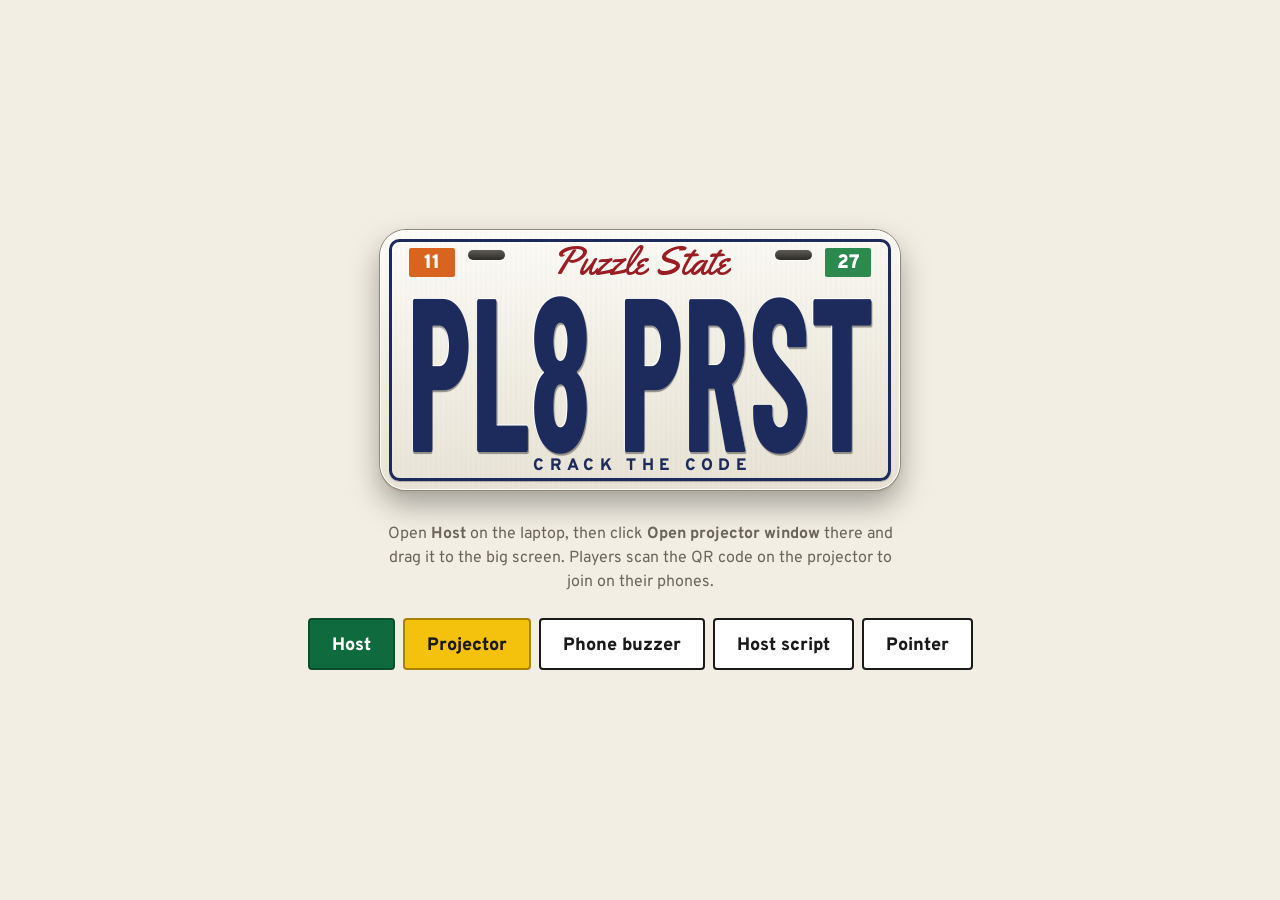
<file: index.html>
<!doctype html>
<html lang="en"><head><meta charset="utf-8"><meta name="viewport" content="width=device-width, initial-scale=1">
<title>Plate Pursuit</title><link rel="stylesheet" href="style.css?v=36"></head>
<body class="landing-page"><div class="landing"><div>
<div class="plate-wrap"><script src="mode.js?v=36"></script><script src="shared.js?v=36"></script><script>document.write(plateHTML('PL8 PRST', {bottom:'CRACK THE CODE'}))</script></div>
<p>Open <b>Host</b> on the laptop, then click <b>Open projector window</b> there and drag it to the big screen. Players scan the QR code on the projector to join on their phones.</p>
<div class="row"><a class="btn primary" href="host.html">Host</a><a class="btn gold" href="display.html">Projector</a><a class="btn" href="play.html">Phone buzzer</a><a class="btn" href="stage.html">Host script</a><a class="btn" href="pointer.html">Pointer</a></div>
</div></div></body></html>
</file>
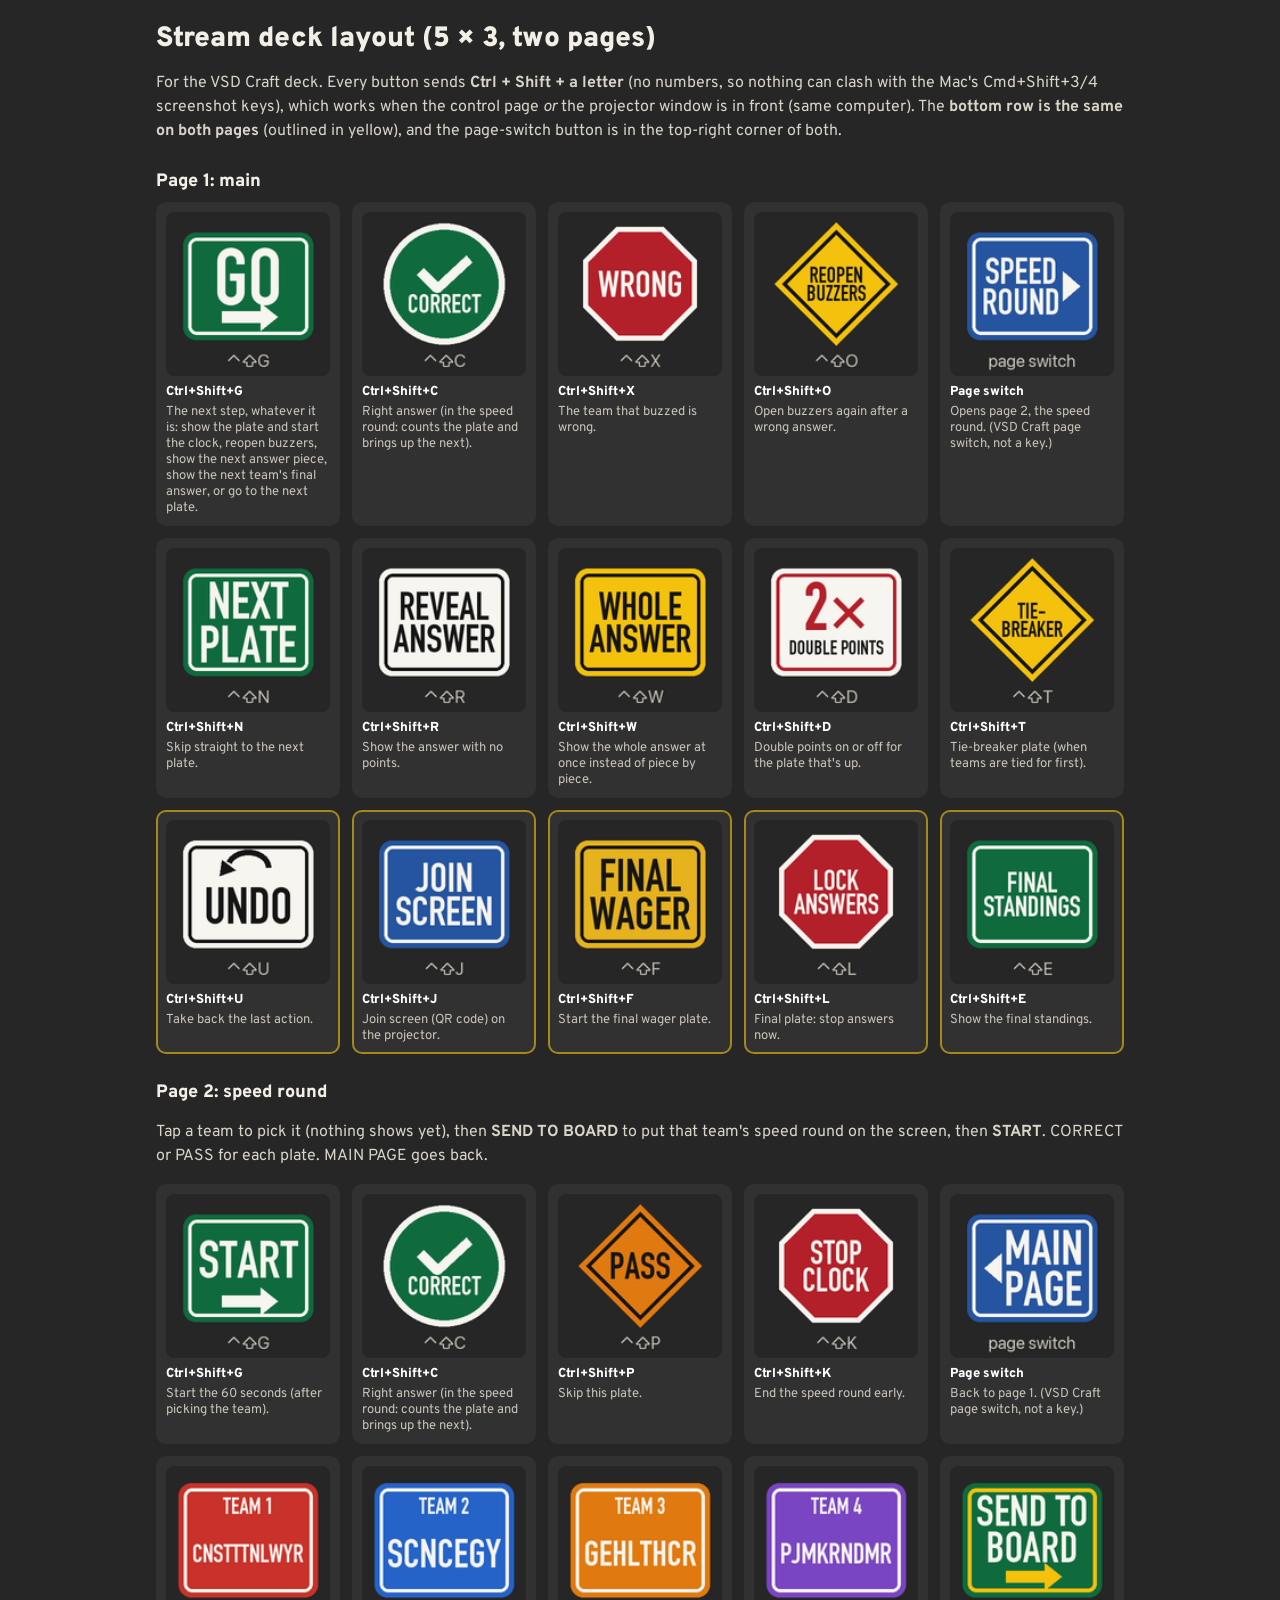
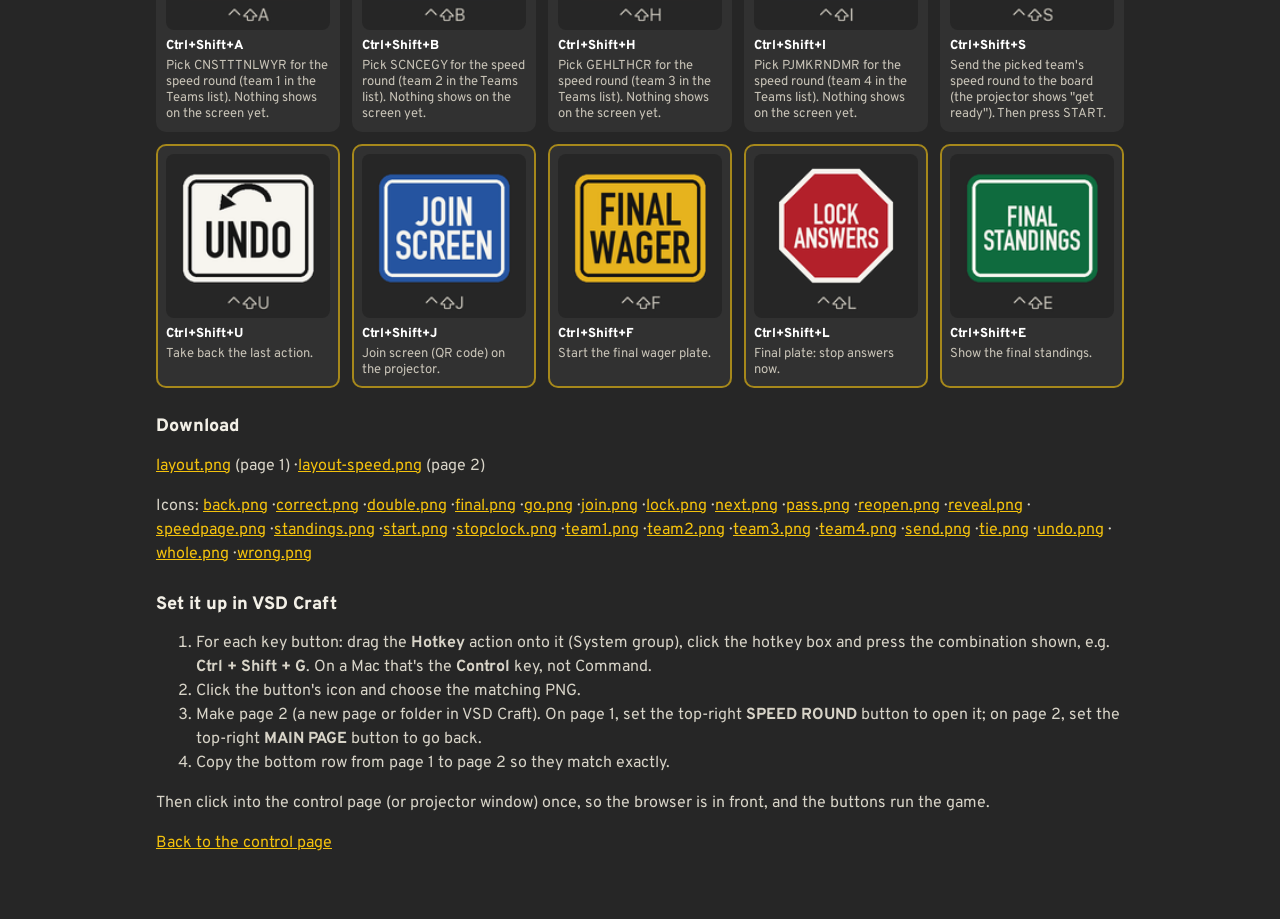
<file: deck/index.html>
<!doctype html>
<html lang="en"><head><meta charset="utf-8"><meta name="viewport" content="width=device-width, initial-scale=1">
<title>Plate Pursuit · Stream deck</title><link rel="stylesheet" href="../style.css?v=36">
<style>
body { background: var(--asphalt); color: #f2efe6; margin: 0; font-family: var(--font); }
main { max-width: 1000px; margin: 0 auto; padding: 24px 16px 48px; }
h1 { font: 900 28px/1.1 var(--font); margin: 0 0 6px; } h2 { font: 800 18px/1.2 var(--font); margin: 28px 0 10px; }
p, li { line-height: 1.5; color: #d8d4c8; } a { color: var(--yellow); }
.grid { display: grid; grid-template-columns: repeat(5, minmax(0, 1fr)); gap: 12px; }
@media (max-width: 760px) { .grid { grid-template-columns: repeat(3, minmax(0, 1fr)); } }
figure { margin: 0; background: rgba(255,255,255,.05); border-radius: 10px; padding: 10px; }
figure.shared { box-shadow: inset 0 0 0 2px rgba(244,194,13,.6); }
figure img { width: 100%; height: auto; display: block; border-radius: 8px; }
figcaption { display: grid; gap: 4px; margin-top: 8px; font-size: 13px; color: #c9c4b8; }
kbd { font: 800 13px var(--font); color: #fff; }
</style></head>
<body><main>
<h1>Stream deck layout (5 × 3, two pages)</h1>
<p>For the VSD Craft deck. Every button sends <b>Ctrl + Shift + a letter</b> (no numbers, so nothing can clash with the Mac's Cmd+Shift+3/4 screenshot keys), which works when the control page <i>or</i> the projector window is in front (same computer). The <b>bottom row is the same on both pages</b> (outlined in yellow), and the page-switch button is in the top-right corner of both.</p>
<h2>Page 1: main</h2><div class="grid"><figure class=""><img src="go.png" alt="" width="144" height="144"><figcaption><kbd>Ctrl+Shift+G</kbd><span>The next step, whatever it is: show the plate and start the clock, reopen buzzers, show the next answer piece, show the next team's final answer, or go to the next plate.</span></figcaption></figure><figure class=""><img src="correct.png" alt="" width="144" height="144"><figcaption><kbd>Ctrl+Shift+C</kbd><span>Right answer (in the speed round: counts the plate and brings up the next).</span></figcaption></figure><figure class=""><img src="wrong.png" alt="" width="144" height="144"><figcaption><kbd>Ctrl+Shift+X</kbd><span>The team that buzzed is wrong.</span></figcaption></figure><figure class=""><img src="reopen.png" alt="" width="144" height="144"><figcaption><kbd>Ctrl+Shift+O</kbd><span>Open buzzers again after a wrong answer.</span></figcaption></figure><figure class=""><img src="speedpage.png" alt="" width="144" height="144"><figcaption><kbd>Page switch</kbd><span>Opens page 2, the speed round. (VSD Craft page switch, not a key.)</span></figcaption></figure><figure class=""><img src="next.png" alt="" width="144" height="144"><figcaption><kbd>Ctrl+Shift+N</kbd><span>Skip straight to the next plate.</span></figcaption></figure><figure class=""><img src="reveal.png" alt="" width="144" height="144"><figcaption><kbd>Ctrl+Shift+R</kbd><span>Show the answer with no points.</span></figcaption></figure><figure class=""><img src="whole.png" alt="" width="144" height="144"><figcaption><kbd>Ctrl+Shift+W</kbd><span>Show the whole answer at once instead of piece by piece.</span></figcaption></figure><figure class=""><img src="double.png" alt="" width="144" height="144"><figcaption><kbd>Ctrl+Shift+D</kbd><span>Double points on or off for the plate that's up.</span></figcaption></figure><figure class=""><img src="tie.png" alt="" width="144" height="144"><figcaption><kbd>Ctrl+Shift+T</kbd><span>Tie-breaker plate (when teams are tied for first).</span></figcaption></figure><figure class="shared"><img src="undo.png" alt="" width="144" height="144"><figcaption><kbd>Ctrl+Shift+U</kbd><span>Take back the last action.</span></figcaption></figure><figure class="shared"><img src="join.png" alt="" width="144" height="144"><figcaption><kbd>Ctrl+Shift+J</kbd><span>Join screen (QR code) on the projector.</span></figcaption></figure><figure class="shared"><img src="final.png" alt="" width="144" height="144"><figcaption><kbd>Ctrl+Shift+F</kbd><span>Start the final wager plate.</span></figcaption></figure><figure class="shared"><img src="lock.png" alt="" width="144" height="144"><figcaption><kbd>Ctrl+Shift+L</kbd><span>Final plate: stop answers now.</span></figcaption></figure><figure class="shared"><img src="standings.png" alt="" width="144" height="144"><figcaption><kbd>Ctrl+Shift+E</kbd><span>Show the final standings.</span></figcaption></figure></div>
<h2>Page 2: speed round</h2>
<p>Tap a team to pick it (nothing shows yet), then <b>SEND TO BOARD</b> to put that team's speed round on the screen, then <b>START</b>. CORRECT or PASS for each plate. MAIN PAGE goes back.</p><div class="grid"><figure class=""><img src="start.png" alt="" width="144" height="144"><figcaption><kbd>Ctrl+Shift+G</kbd><span>Start the 60 seconds (after picking the team).</span></figcaption></figure><figure class=""><img src="correct.png" alt="" width="144" height="144"><figcaption><kbd>Ctrl+Shift+C</kbd><span>Right answer (in the speed round: counts the plate and brings up the next).</span></figcaption></figure><figure class=""><img src="pass.png" alt="" width="144" height="144"><figcaption><kbd>Ctrl+Shift+P</kbd><span>Skip this plate.</span></figcaption></figure><figure class=""><img src="stopclock.png" alt="" width="144" height="144"><figcaption><kbd>Ctrl+Shift+K</kbd><span>End the speed round early.</span></figcaption></figure><figure class=""><img src="back.png" alt="" width="144" height="144"><figcaption><kbd>Page switch</kbd><span>Back to page 1. (VSD Craft page switch, not a key.)</span></figcaption></figure><figure class=""><img src="team1.png?v=2" alt="" width="144" height="144"><figcaption><kbd>Ctrl+Shift+A</kbd><span>Pick CNSTTTNLWYR for the speed round (team 1 in the Teams list). Nothing shows on the screen yet.</span></figcaption></figure><figure class=""><img src="team2.png?v=2" alt="" width="144" height="144"><figcaption><kbd>Ctrl+Shift+B</kbd><span>Pick SCNCEGY for the speed round (team 2 in the Teams list). Nothing shows on the screen yet.</span></figcaption></figure><figure class=""><img src="team3.png?v=2" alt="" width="144" height="144"><figcaption><kbd>Ctrl+Shift+H</kbd><span>Pick GEHLTHCR for the speed round (team 3 in the Teams list). Nothing shows on the screen yet.</span></figcaption></figure><figure class=""><img src="team4.png?v=2" alt="" width="144" height="144"><figcaption><kbd>Ctrl+Shift+I</kbd><span>Pick PJMKRNDMR for the speed round (team 4 in the Teams list). Nothing shows on the screen yet.</span></figcaption></figure><figure class=""><img src="send.png" alt="" width="144" height="144"><figcaption><kbd>Ctrl+Shift+S</kbd><span>Send the picked team's speed round to the board (the projector shows "get ready"). Then press START.</span></figcaption></figure><figure class="shared"><img src="undo.png" alt="" width="144" height="144"><figcaption><kbd>Ctrl+Shift+U</kbd><span>Take back the last action.</span></figcaption></figure><figure class="shared"><img src="join.png" alt="" width="144" height="144"><figcaption><kbd>Ctrl+Shift+J</kbd><span>Join screen (QR code) on the projector.</span></figcaption></figure><figure class="shared"><img src="final.png" alt="" width="144" height="144"><figcaption><kbd>Ctrl+Shift+F</kbd><span>Start the final wager plate.</span></figcaption></figure><figure class="shared"><img src="lock.png" alt="" width="144" height="144"><figcaption><kbd>Ctrl+Shift+L</kbd><span>Final plate: stop answers now.</span></figcaption></figure><figure class="shared"><img src="standings.png" alt="" width="144" height="144"><figcaption><kbd>Ctrl+Shift+E</kbd><span>Show the final standings.</span></figcaption></figure></div>
<h2>Download</h2>
<p><a href="layout.png" download>layout.png</a> (page 1) · <a href="layout-speed.png" download>layout-speed.png</a> (page 2)</p>
<p>Icons: <a href="back.png" download>back.png</a> · <a href="correct.png" download>correct.png</a> · <a href="double.png" download>double.png</a> · <a href="final.png" download>final.png</a> · <a href="go.png" download>go.png</a> · <a href="join.png" download>join.png</a> · <a href="lock.png" download>lock.png</a> · <a href="next.png" download>next.png</a> · <a href="pass.png" download>pass.png</a> · <a href="reopen.png" download>reopen.png</a> · <a href="reveal.png" download>reveal.png</a> · <a href="speedpage.png" download>speedpage.png</a> · <a href="standings.png" download>standings.png</a> · <a href="start.png" download>start.png</a> · <a href="stopclock.png" download>stopclock.png</a> · <a href="team1.png" download>team1.png</a> · <a href="team2.png" download>team2.png</a> · <a href="team3.png" download>team3.png</a> · <a href="team4.png" download>team4.png</a> · <a href="send.png" download>send.png</a> · <a href="tie.png" download>tie.png</a> · <a href="undo.png" download>undo.png</a> · <a href="whole.png" download>whole.png</a> · <a href="wrong.png" download>wrong.png</a></p>
<h2>Set it up in VSD Craft</h2>
<ol>
<li>For each key button: drag the <b>Hotkey</b> action onto it (System group), click the hotkey box and press the combination shown, e.g. <b>Ctrl + Shift + G</b>. On a Mac that's the <b>Control</b> key, not Command.</li>
<li>Click the button's icon and choose the matching PNG.</li>
<li>Make page 2 (a new page or folder in VSD Craft). On page 1, set the top-right <b>SPEED ROUND</b> button to open it; on page 2, set the top-right <b>MAIN PAGE</b> button to go back.</li>
<li>Copy the bottom row from page 1 to page 2 so they match exactly.</li>
</ol>
<p>Then click into the control page (or projector window) once, so the browser is in front, and the buttons run the game.</p>
<p><a href="../host.html">Back to the control page</a></p>
</main></body></html>
</file>
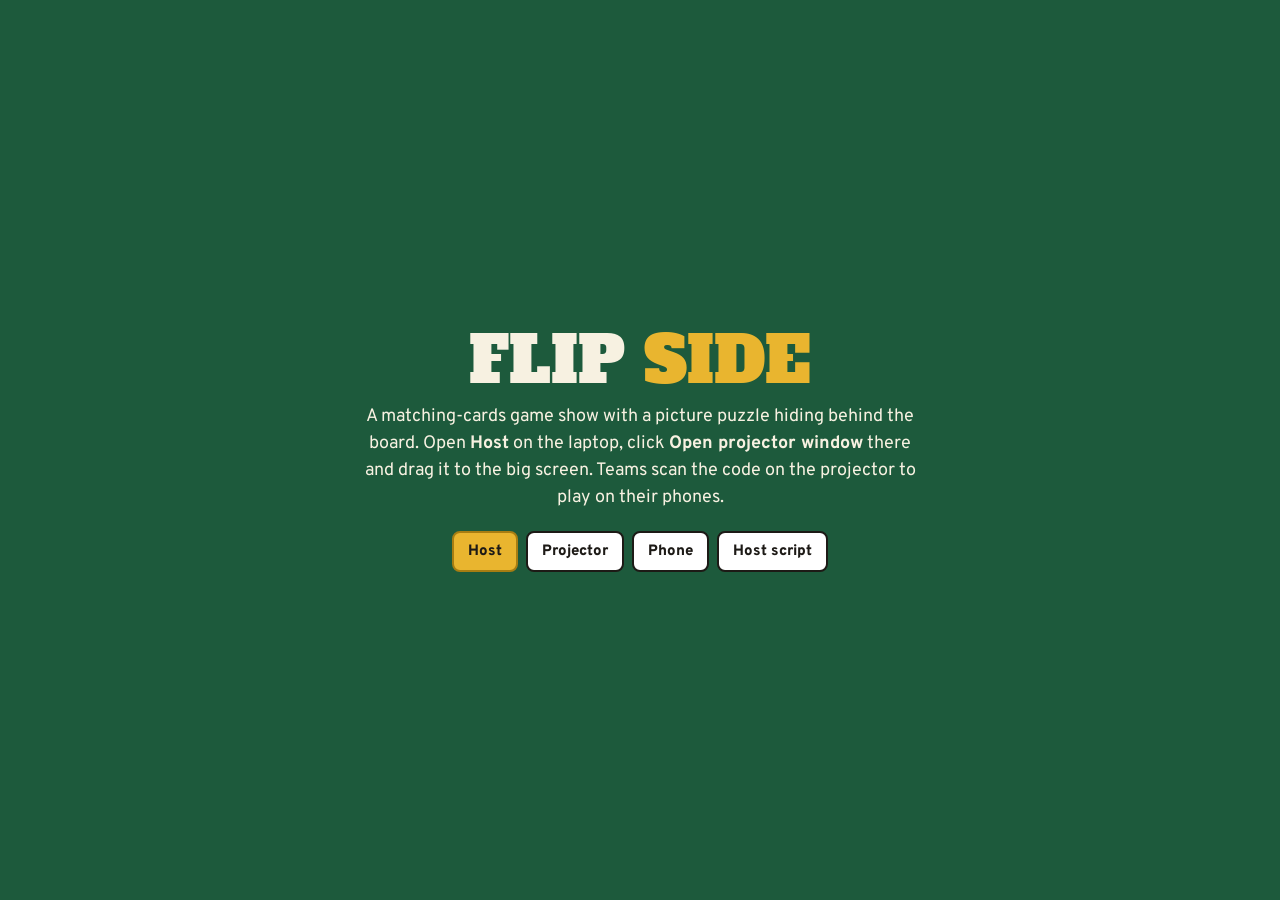
<file: flip-side/index.html>
<!doctype html>
<html lang="en">
<head><meta charset="utf-8"><meta name="viewport" content="width=device-width, initial-scale=1">
<title>Flip Side</title><link rel="stylesheet" href="style.css?v=7"></head>
<body class="landing-page"><div>
<h1>FLIP <b>SIDE</b></h1>
<p>A matching-cards game show with a picture puzzle hiding behind the board. Open <b>Host</b> on the laptop, click <b>Open projector window</b> there and drag it to the big screen. Teams scan the code on the projector to play on their phones.</p>
<div class="row"><a class="btn gold" href="host.html">Host</a><a class="btn" href="display.html">Projector</a><a class="btn" href="play.html">Phone</a><a class="btn" href="stage.html">Host script</a></div>
</div></body></html>
</file>
<file: style.css>
@import url('https://fonts.googleapis.com/css2?family=Barlow+Condensed:wght@600;700&family=Overpass:wght@400;600;800;900&family=Yellowtail&display=swap');

/* Road-sign palette: asphalt, interstate green, lane-paint yellow, regulatory white. */
:root {
  --asphalt: #262626;
  --green: #0f6b3e;
  --green-dark: #0a4f2d;
  --yellow: #f4c20d;
  --white: #f7f5ef;
  --black: #151515;
  --red: #b3202a;
  --paper: #f2eee3;
  --rule: #cbc3ae;
  --ink: #1a1a1a;
  --muted: #6b665a;
  --plate-ink: #1d2b5c;
  --plate-red: #9a1d24;
  --font: Overpass, 'Helvetica Neue', Arial, sans-serif;
}
* { box-sizing: border-box; }
html, body { margin: 0; font-family: var(--font); }
button { font: inherit; cursor: pointer; }

/* ---------- the license plate ----------
   Everything inside is sized in container units, so a plate looks the same
   at 280px on the host page or 1200px on the projector. */
.plate {
  container-type: size;
  position: relative;
  width: 100%;
  aspect-ratio: 2 / 1;
  border-radius: 5% / 10%;
  background: var(--plate-bg,
    repeating-linear-gradient(90deg, rgba(0,0,0,.012) 0 2px, transparent 2px 5px),
    linear-gradient(176deg, #fdfcf8 0%, #f1eee4 48%, #e6e1d3 100%));
  box-shadow: inset 0 0 0 1px #fff, 0 0 0 1px #8e897b, 0 3px 0 #b3ad9c, 0 14px 30px rgba(0,0,0,.35);
  color: var(--plate-ink);
  overflow: hidden;
  user-select: none;
}
/* stamped, painted rim */
.plate::before {
  content: ''; position: absolute; inset: 3.4cqh 1.7cqw; border-radius: 4cqh;
  border: 1.3cqh solid var(--plate-ink);
  box-shadow: 0 .5cqh 0 rgba(255,255,255,.8) inset, 0 .4cqh .3cqh rgba(0,0,0,.25);
}
.slot { position: absolute; top: 7.5cqh; width: 7cqw; height: 4.2cqh; border-radius: 2.1cqh;
  background: linear-gradient(#5f5c55, #2d2b27); box-shadow: 0 .4cqh 0 rgba(255,255,255,.9); }
.slot.l { left: 17cqw; } .slot.r { right: 17cqw; }
.sticker { position: absolute; top: 7cqh; width: 9cqw; height: 11cqh; display: grid; place-items: center;
  font: 900 7.5cqh/1 var(--font); color: #fff; border-radius: .8cqh; padding-top: .8cqh; }
.sticker.l { left: 5.5cqw; background: #d8641f; }
.sticker.r { right: 5.5cqw; background: #2d8a4e; }
.plate-top { position: absolute; top: 4.5cqh; left: 0; right: 0; text-align: center;
  font: 15cqh/1 Yellowtail, cursive; color: var(--plate-red); }
.plate-text { position: absolute; left: 0; right: 0; top: 21cqh; height: 62cqh;
  display: flex; align-items: center; justify-content: center; }
.plate-text span { display: inline-block; white-space: pre; transform-origin: center;
  font: 700 var(--serial, 84cqh)/.78 'Barlow Condensed', 'Arial Narrow', sans-serif;
  text-shadow: -.35cqh -.35cqh 0 rgba(255,255,255,.95), .45cqh .6cqh .35cqh rgba(0,0,0,.38); }
.plate-bottom { position: absolute; bottom: 6cqh; left: 0; right: 0; text-align: center;
  font: 800 6.4cqh/1 var(--font); letter-spacing: .32em; text-indent: .32em; }
.plate.covered .plate-text span { color: #c9c3b3; text-shadow: -.35cqh -.35cqh 0 #fff, .3cqh .4cqh .2cqh rgba(0,0,0,.15); }

/* ---------- road signs (shared) ---------- */
.sign { border-radius: 1.2vh; padding: .55em .9em .4em; box-shadow: inset 0 0 0 .35vh var(--sign-bg), inset 0 0 0 .7vh currentColor; }
.sign.green { --sign-bg: var(--green); background: var(--green); color: #fff; }
.sign.white { --sign-bg: var(--white); background: var(--white); color: var(--black); }
.sign.yellow { --sign-bg: var(--yellow); background: var(--yellow); color: var(--black); }

/* ---------- projector ---------- */
body.display-page { background: var(--asphalt); }
.display { height: 100vh; overflow: hidden; display: grid; grid-template-rows: auto 1fr auto; color: #fff;
  background-color: var(--asphalt);
  background-image: url("data:image/svg+xml,%3Csvg xmlns='http://www.w3.org/2000/svg' width='160' height='160'%3E%3Cfilter id='n'%3E%3CfeTurbulence type='fractalNoise' baseFrequency='.9' numOctaves='3'/%3E%3CfeColorMatrix values='0 0 0 0 1 0 0 0 0 1 0 0 0 0 1 0 0 0 .07 0'/%3E%3C/filter%3E%3Crect width='160' height='160' filter='url(%23n)'/%3E%3C/svg%3E"); }
.d-head { display: flex; justify-content: space-between; align-items: flex-start; padding: 2.4vh 2.4vw 0; }
.d-title { font: 900 3.4vh/1 var(--font); letter-spacing: .04em; }
.d-round { font: 800 2.4vh/1 var(--font); text-transform: uppercase; letter-spacing: .06em; }
.d-round:empty { display: none; }
.d-stage { display: flex; flex-direction: column; align-items: center; justify-content: center; gap: 2.6vh; padding: 0 4vw; }
.d-plate { width: min(64vw, 100vh); }
.d-q { text-align: center; }
.d-q .count { font: 600 2.2vh/1 var(--font); color: #bdb8ab; letter-spacing: .12em; text-transform: uppercase; }
.d-q .q { font: 800 5vh/1.1 var(--font); margin-top: .8vh; }
.d-under { min-height: 15vh; display: flex; align-items: center; justify-content: center; gap: 3vw; }
.d-answer { font: 900 7.5vh/1 var(--font); color: var(--yellow); text-align: center; }
.d-result { font: 800 3.6vh/1 var(--font); color: #fff; margin-top: 1.4vh; text-align: center; }

/* points as a speed-limit sign */
.limit { background: var(--white); color: var(--black); width: 18vh; padding: 1.4vh 0 1.2vh; text-align: center; border-radius: 1.2vh;
  box-shadow: inset 0 0 0 .5vh var(--white), inset 0 0 0 .9vh var(--black); }
.limit .t { font: 900 1.9vh/1.05 var(--font); letter-spacing: .04em; }
.limit .n { font: 900 7.6vh/1 var(--font); font-variant-numeric: tabular-nums; margin-top: .8vh; }
.lane { display: flex; gap: 1.1vw; }
.lane i { width: 2.6vw; height: 1.4vh; background: var(--yellow); transition: opacity .2s; }
.lane i.off { opacity: .12; }

.d-banner { position: fixed; inset: 0; display: grid; place-items: center; background: rgba(20,20,20,.55); transition: opacity .2s; }
.d-banner.hide { opacity: 0; pointer-events: none; }
.d-banner .sign { font: 900 11vh/1 var(--font); padding: 3.4vh 5vw 2.6vh; border-radius: 2vh; text-align: center;
  box-shadow: inset 0 0 0 1vh var(--yellow), inset 0 0 0 1.8vh var(--black), 0 2vh 5vh rgba(0,0,0,.5); }
.d-banner small { display: block; font: 800 2.6vh/1 var(--font); letter-spacing: .14em; margin-bottom: 1.4vh; }

.d-teams { display: flex; justify-content: center; gap: 1.4vw; padding: 2vh 2.4vw 2.6vh; }
.d-team { flex: 1; max-width: 24vw; text-align: center; padding: 1.6vh 1vw 1.1vh; transition: opacity .2s; }
.d-team .n { font: 800 2.7vh/1.1 var(--font); white-space: nowrap; overflow: hidden; text-overflow: ellipsis; }
.d-team .s { font: 900 6vh/1.05 var(--font); font-variant-numeric: tabular-nums; }
.sign.d-team { --sign-bg: var(--team, var(--green)); background: var(--sign-bg); }
.sign.d-team.buzzed { --sign-bg: var(--yellow); background: var(--yellow); color: var(--black); }
.d-team.out { opacity: .3; }
.d-team.active { outline: .6vh solid var(--yellow); outline-offset: .5vh; }

.d-lobby { display: flex; flex-direction: column; align-items: center; gap: 4vh; }
.d-lobby .d-plate { width: min(56vw, 90vh); }
.d-join { display: flex; gap: 2.4vw; align-items: stretch; }
.d-join #qr { background: #fff; padding: 1.4vh; border-radius: 1vh; line-height: 0; }
.d-join #qr img, .d-join #qr canvas { width: 20vh !important; height: 20vh !important; }
.d-join .sign { display: flex; flex-direction: column; justify-content: center; padding: 2vh 2.4vw; }
.d-join .k { font: 800 2.4vh/1 var(--font); letter-spacing: .1em; text-transform: uppercase; }
.d-join .u { font: 900 4.4vh/1.1 var(--font); margin: 1.2vh 0; }
.d-join .j { font: 600 2.4vh/1 var(--font); }

.d-clock { font: 900 12vh/1 var(--font); font-variant-numeric: tabular-nums; min-width: 24vh; text-align: center; padding: 1.8vh 2vw .8vh; }
.d-clock.low { color: var(--red); }
.d-speed-count { font: 800 4.4vh/1 var(--font); }
.d-speed-count b { color: var(--yellow); font-size: 1.6em; }

.d-board { width: min(64vw, 100vh); padding: 3vh 3vw 2vh; border-radius: 2vh; box-shadow: inset 0 0 0 .6vh var(--green), inset 0 0 0 1.2vh #fff; }
.d-board .h { font: 900 3vh/1 var(--font); letter-spacing: .14em; text-align: center; margin-bottom: 2vh; }
.d-board .rank { display: flex; justify-content: space-between; gap: 3vw; font: 800 5vh/1.15 var(--font); padding: 1.2vh 0 .8vh; border-top: .3vh solid rgba(255,255,255,.35); }
.d-board .rank span:first-child { overflow: hidden; text-overflow: ellipsis; white-space: nowrap; }
.d-board .rank.top { color: var(--yellow); font-size: 6.4vh; }

.unlock { position: fixed; inset: 0; display: grid; place-items: center; background: rgba(0,0,0,.7); z-index: 10; cursor: pointer; }
.unlock .sign { font: 900 3.6vh/1.2 var(--font); padding: 4vh 4vw; text-align: center; }
.unlock small { display: block; font: 600 2.2vh/1.3 var(--font); margin-top: 1.4vh; }
.conn { position: fixed; top: 1vh; left: 50%; transform: translateX(-50%); max-width: 60vw; text-align: center; font-size: 1.6vh; color: #bbb; }
.conn:empty { display: none; }

@keyframes plateIn { from { transform: translateY(-6vh); opacity: 0; } to { transform: none; opacity: 1; } }
.d-plate.enter { animation: plateIn .35s ease-out; }
/* Game animations run even with the Mac's Reduce Motion setting on (the host asked for that), so there's no reduced-motion block. */
@keyframes lobbyFloat { from { transform: translateY(-.8vh) rotate(-.6deg); } to { transform: translateY(.8vh) rotate(.6deg); } }
.d-lobby > .d-plate { animation: lobbyFloat 2.6s ease-in-out infinite alternate; }
@keyframes buzzPulse { from { transform: scale(1); } to { transform: scale(1.07); } }
.sign.d-team.buzzed { animation: buzzPulse .45s ease-in-out infinite alternate; }
.d-team { position: relative; }
@keyframes scorePop { 0% { transform: scale(1); } 35% { transform: scale(1.35); } 100% { transform: scale(1); } }
.d-team.bump .s { animation: scorePop .6s ease-out; }
@keyframes deltaUp { 0% { transform: translate(-50%, 0) scale(.6); opacity: 0; } 15% { transform: translate(-50%, -2vh) scale(1.15); opacity: 1; } 75% { opacity: 1; } 100% { transform: translate(-50%, -9vh) scale(1); opacity: 0; } }
.d-team .delta { position: absolute; left: 50%; top: -1vh; font: 900 5vh/1 var(--font); color: var(--yellow); text-shadow: 0 .4vh 0 #000, 0 0 2vh rgba(0,0,0,.6); pointer-events: none; animation: deltaUp 1.5s ease-out forwards; white-space: nowrap; }
.d-team.bump.down .delta { color: #ff8f8f; }
@keyframes honk { 0% { transform: scale(1); } 25% { transform: scale(1.06); } 50% { transform: scale(.98); } 100% { transform: scale(1); } }
.d-plate.fx-honk { animation: honk .45s ease-out; }
@keyframes shake { 0%, 100% { transform: translateX(0); } 15% { transform: translateX(-3vw) rotate(-2deg); } 30% { transform: translateX(2.6vw) rotate(1.6deg); } 45% { transform: translateX(-2vw) rotate(-1deg); } 60% { transform: translateX(1.4vw); } 75% { transform: translateX(-.8vw); } }
.d-plate.fx-shake { animation: shake .6s ease-out; }
@keyframes glow { 0% { filter: none; transform: scale(1); } 30% { filter: drop-shadow(0 0 4vh #f4c20d) brightness(1.15); transform: scale(1.05); } 100% { filter: none; transform: scale(1); } }
.d-plate.fx-glow { animation: glow 1s ease-out; }
@keyframes pop { 0% { transform: scale(.85); } 50% { transform: scale(1.12); } 100% { transform: scale(1); } }
.d-answer.fx-pop { animation: pop .4s ease-out; }
@keyframes flashOut { from { opacity: .55; } to { opacity: 0; } }
.fx-flash { position: fixed; inset: 0; z-index: 20; pointer-events: none; animation: flashOut .6s ease-out forwards; }
.fx-confetti { position: fixed; inset: 0; overflow: hidden; pointer-events: none; z-index: 30; }
.fx-confetti i { position: absolute; width: 1vw; height: 1.7vh; border-radius: .2vh; opacity: 0; animation: confetti 3s cubic-bezier(.2,.6,.4,1) forwards; }
@keyframes confetti { 0% { transform: translate(0, 0) rotate(0); opacity: 1; } 25% { transform: translate(calc(var(--dx) * .35), var(--up)) rotate(calc(var(--r) * .3)); opacity: 1; } 85% { opacity: 1; } 100% { transform: translate(var(--dx), var(--dy)) rotate(var(--r)); opacity: 0; } }

/* awards, before the final standings */
.d-awards { display: flex; flex-direction: column; align-items: center; gap: 3vh; width: 100%; }
.d-aw-h { font: 900 4.6vh/1 var(--font); letter-spacing: .18em; padding: 1.6vh 3vw 1.1vh; }
.d-aw-grid { display: grid; grid-template-columns: repeat(3, minmax(0, 1fr)); gap: 2.6vh 2vw; width: min(88vw, 150vh); }
.d-aw-grid.n1 { grid-template-columns: minmax(0, 32vw); justify-content: center; }
.d-aw-grid.n2, .d-aw-grid.n4 { grid-template-columns: repeat(2, minmax(0, 30vw)); justify-content: center; }
.d-award { text-align: center; padding: 2.4vh 1.4vw 2vh; min-height: 24vh; display: flex; flex-direction: column; justify-content: center; gap: .6vh; min-width: 0; }
.sign.d-award { --sign-bg: var(--team, var(--green)); background: var(--sign-bg); }
.d-award .ic { font: 900 6vh/1 var(--font); }
.d-award .t { font: 800 2.5vh/1.1 var(--font); letter-spacing: .12em; text-transform: uppercase; }
.d-award .who { font: 900 4.4vh/1.1 var(--font); white-space: nowrap; overflow: hidden; text-overflow: ellipsis; }
.d-award .d { font: 600 2.2vh/1.25 var(--font); opacity: .92; }
.sign.d-award.hid { --sign-bg: var(--white); background: var(--white); color: var(--black); opacity: .55; }
.d-award.hid .ic { font-size: 9vh; }
@keyframes awardIn { 0% { transform: perspective(80vh) rotateY(90deg) scale(.6); opacity: 0; } 55% { transform: perspective(80vh) rotateY(-12deg) scale(1.12); opacity: 1; } 100% { transform: none; } }
.d-award.new { animation: awardIn .9s ease-out .85s both; box-shadow: inset 0 0 0 .35vh var(--sign-bg), inset 0 0 0 .7vh currentColor, 0 0 5vh rgba(244,194,13,.7); }
@keyframes rankIn { from { transform: translateY(5vh); opacity: 0; } to { transform: none; opacity: 1; } }
.d-board .rank { animation: rankIn .5s ease-out both; animation-delay: calc(var(--i, 0) * .45s + .2s); }
@keyframes topGlow { from { text-shadow: 0 0 0 rgba(244,194,13,0); } to { text-shadow: 0 0 3vh rgba(244,194,13,.9); } }
.d-board .rank.top { animation: rankIn .6s ease-out both, topGlow .8s ease-in-out infinite alternate; animation-delay: calc(var(--i, 0) * .45s + .2s), calc(var(--i, 0) * .45s + .8s); }
@keyframes msgPop { 0% { transform: scale(.9); opacity: .4; } 60% { transform: scale(1.05); opacity: 1; } 100% { transform: none; } }
.p-msg.pop { animation: msgPop .35s ease-out; }

/* ---------- host (a plain clipboard page) ---------- */
body.host-page { background: var(--paper); color: var(--ink); }
.host { max-width: 1240px; margin: 0 auto; padding: 18px 20px 40px; display: grid; gap: 0 32px; grid-template-columns: 1.25fr 1fr; }
.host-head { grid-column: 1 / -1; display: flex; align-items: center; gap: 16px; flex-wrap: wrap; padding-bottom: 14px; border-bottom: 3px solid var(--ink); margin-bottom: 4px; }
.host-head .sign { font: 900 20px/1 var(--font); padding: 10px 14px 7px; border-radius: 6px; box-shadow: inset 0 0 0 2px var(--green), inset 0 0 0 4px #fff; }
.host-head .note { flex: 1; }
.card { padding: 16px 0 18px; border-bottom: 1px solid var(--rule); min-width: 0; }
.card h2 { margin: 0 0 12px; font: 900 13px/1 var(--font); letter-spacing: .12em; text-transform: uppercase; }
.card h2 .note { text-transform: none; letter-spacing: 0; font-weight: 400; }
.btn { background: #fff; color: var(--ink); border: 2px solid var(--ink); border-radius: 4px; padding: 9px 13px 7px; font-weight: 800; }
.btn:hover:not(:disabled) { background: #ebe6d8; }
.btn:active:not(:disabled) { transform: translateY(1px); }
.btn:disabled { opacity: .3; cursor: default; }
.btn.primary { background: var(--green); border-color: var(--green-dark); color: #fff; }
.btn.primary:hover:not(:disabled) { background: var(--green-dark); }
.btn.good { background: #1d7a3e; border-color: #135a2c; color: #fff; }
.btn.bad { background: var(--red); border-color: #82161d; color: #fff; }
.btn.gold { background: var(--yellow); border-color: #a88200; color: var(--ink); }
.btn kbd { font: 600 11px/1 ui-monospace, monospace; margin-left: 7px; padding: 1px 4px; border: 1px solid currentColor; border-radius: 3px; opacity: .75; }
.row { display: flex; gap: 8px; flex-wrap: wrap; align-items: center; }
.h-now { display: grid; grid-template-columns: 280px 1fr; gap: 20px; align-items: center; }
#hPlate { width: 100%; max-width: 280px; }
.h-answer { font: 900 30px/1.1 var(--font); }
.h-clue { color: var(--muted); margin-top: 4px; }
.h-status { margin-top: 10px; }
.h-big { font: 900 30px/1.2 var(--font); font-variant-numeric: tabular-nums; color: var(--green); }
.teams { display: grid; }
.team { display: grid; grid-template-columns: 34px 1fr auto auto; gap: 10px; align-items: center; padding: 8px 6px; border-top: 1px solid var(--rule); }
.team:first-child { border-top: 0; }
.team.buzzed { background: var(--yellow); }
.team.out { opacity: .4; }
.team .key { padding: 4px 0; }
.team input { background: transparent; border: 0; border-bottom: 1px dashed transparent; color: var(--ink); font: 800 16px var(--font); min-width: 0; width: 100%; padding: 2px 0; }
.team input:hover, .team input:focus { border-bottom-color: var(--muted); outline: none; }
.team .score { font: 900 24px/1 var(--font); min-width: 60px; text-align: right; font-variant-numeric: tabular-nums; }
.team .adj { display: flex; gap: 4px; }
.team .adj button { padding: 4px 8px 2px; font-size: 13px; border-width: 1px; }
.dot { display: inline-block; width: 7px; height: 7px; border-radius: 50%; background: #aaa29a; margin-right: 5px; vertical-align: 1px; }
.dot.on { background: #1d9a4a; }
.field { display: grid; gap: 4px; font-size: 13px; color: var(--muted); }
.field input, .text-in, textarea { background: #fff; color: var(--ink); border: 1px solid var(--rule); border-radius: 4px; padding: 8px; font: inherit; }
select.btn { padding: 8px; }
textarea { width: 100%; min-height: 240px; font: 13px/1.5 ui-monospace, monospace; }
.keys { font-size: 14px; color: var(--muted); columns: 2; line-height: 1.9; }
.keys kbd { font: 600 12px ui-monospace, monospace; color: var(--ink); border: 1px solid var(--ink); border-radius: 3px; padding: 0 5px; background: #fff; }
.wide { grid-column: 1 / -1; }
.note { font-size: 14px; color: var(--muted); }
.note b { color: var(--ink); }
.progress { font-size: 14px; color: var(--muted); }
code { background: #e6e0d0; padding: 1px 4px; border-radius: 3px; font-size: 13px; }
.pl { display: flex; gap: 12px; padding: 5px 6px; cursor: pointer; border-top: 1px solid #e3ddcd; }
.pl:hover { background: #e9e4d6; }
.pl.used { color: #a59f90; text-decoration: line-through; }
.pl.cur { background: var(--yellow); color: var(--ink); text-decoration: none; }
.pl-plate { font: 700 17px/1.1 'Barlow Condensed', sans-serif; letter-spacing: .06em; min-width: 92px; }
@media (max-width: 900px) { .host { grid-template-columns: 1fr; } .h-now { grid-template-columns: 1fr; } }

/* ---------- phone ---------- */
body.phone-page { background: var(--asphalt); color: #fff; }
.phone { min-height: 100svh; display: flex; flex-direction: column; padding: 16px; gap: 14px; text-align: center;
  user-select: none; -webkit-user-select: none; -webkit-touch-callout: none; }
.p-top { display: flex; justify-content: space-between; align-items: center; gap: 12px; }
.p-top .sign { font-size: 18px; border-radius: 6px; box-shadow: inset 0 0 0 2px var(--team, var(--green)), inset 0 0 0 4px #fff; padding: 10px 12px 7px; min-width: 0; }
.p-name { font-weight: 900; text-align: left; overflow: hidden; text-overflow: ellipsis; white-space: nowrap; }
.p-score { font: 900 30px/1 var(--font); color: var(--yellow); }
.p-msg { font-size: 18px; color: #c9c4b8; min-height: 54px; display: grid; place-items: center; }
.p-msg b { color: #fff; }
/* stop-sign buzzer: white octagon with a red octagon inside */
.p-buzz-wrap { flex: 1; display: grid; place-items: center; filter: drop-shadow(0 10px 18px rgba(0,0,0,.55)); }
.p-buzz { --oct: polygon(29.3% 0, 70.7% 0, 100% 29.3%, 100% 70.7%, 70.7% 100%, 29.3% 100%, 0 70.7%, 0 29.3%);
  width: min(80vw, 54svh); aspect-ratio: 1; border: 0; padding: 4%; background: #fff; clip-path: var(--oct);
  touch-action: manipulation; }
.p-buzz span { display: grid; place-items: center; width: 100%; height: 100%; clip-path: var(--oct); background: var(--team, var(--red));
  color: #fff; font: 900 15vw/1 var(--font); padding-top: 2%; }
.p-buzz:active:not(:disabled) { transform: scale(.97); }
.p-buzz:disabled { background: #8a8780; }
.p-buzz:disabled span { background: #4a4844; color: #8a8780; }
.p-buzz.mine { background: var(--black); }
.p-buzz.mine span { background: var(--yellow); color: var(--black); }
.p-plate { width: 100%; max-width: 420px; margin: 0 auto; }
.p-join { margin: auto 0; display: grid; gap: 14px; }
.p-join h1 { font: 900 26px/1 var(--font); margin: 8px 0 0; }
.p-join input { font: 800 22px var(--font); padding: 14px; border-radius: 6px; border: 3px solid var(--black); background: var(--white); color: var(--black); text-align: center; }
.p-join .btn { font-size: 20px; padding: 14px; }
.p-small { font-size: 13px; color: #a8a398; }
.p-small button { background: none; border: 0; color: #a8a398; text-decoration: underline; padding: 0; }

/* ---------- landing ---------- */
body.landing-page { background: var(--paper); color: var(--ink); }
.landing { min-height: 100vh; display: grid; place-items: center; text-align: center; padding: 24px; }
.landing .plate { width: min(520px, 90vw); margin: 0 auto 32px; }
.landing p { color: var(--muted); max-width: 520px; margin: 0 auto 24px; line-height: 1.5; }
.landing .row { justify-content: center; }
.landing a.btn { text-decoration: none; font-size: 18px; padding: 14px 22px 11px; }

.d-wifi { font: 600 2.2vh/1.3 var(--font); color: #bdb8ab; margin-top: -2vh; }
.d-join { max-width: 92vw; }
.d-join .sign { min-width: 0; }
.d-join .u { font-size: min(4.4vh, 2.6vw); overflow-wrap: anywhere; }
.d-wifi { max-width: 92vw; text-align: center; }

/* room code */
.room-code { font: 900 1.15em/1 var(--font); letter-spacing: .12em; }
.btn.mini { padding: 4px 8px 2px; font-size: 12px; border-width: 1px; margin-left: 4px; }
.d-join .k .room-code { color: var(--yellow); font-size: 1.6em; margin-left: .4em; vertical-align: -.1em; }
.room-form { min-height: 100svh; display: grid; place-content: center; gap: 16px; text-align: center; padding: 24px; background: var(--asphalt); color: #fff; font-family: var(--font); }
.room-form .sign { font: 900 22px/1 var(--font); justify-self: center; border-radius: 6px; box-shadow: inset 0 0 0 2px var(--green), inset 0 0 0 4px #fff; padding: 12px 16px 9px; }
.room-form p { color: #c9c4b8; max-width: 320px; margin: 0 auto; }
.room-form input { font: 900 44px/1 var(--font); letter-spacing: .3em; text-indent: .3em; text-align: center; text-transform: uppercase; width: 260px; justify-self: center;
  padding: 14px 10px 8px; border-radius: 6px; border: 3px solid var(--black); background: var(--white); color: var(--black); }
.room-form .btn { font-size: 20px; padding: 14px; width: 260px; justify-self: center; }
.p-status { min-height: 22px; font-size: 15px; font-weight: 600; color: #e9e4d8; line-height: 1.35; }
.p-status:empty { display: none; }
.p-status.bad { background: var(--yellow); color: var(--black); border-radius: 6px; padding: 10px 12px 8px; }
.p-join .btn:disabled { opacity: .7; }
.p-small .room-code { color: #fff; }

/* answer countdown: a yellow warning sign beside the points sign */
.limit.answer { --sign-bg: var(--yellow); background: var(--yellow); box-shadow: inset 0 0 0 .5vh var(--yellow), inset 0 0 0 .9vh var(--black); transition: opacity .2s; }
.limit.answer.idle { opacity: .25; }
.p-buzz.counting span { font-size: 30vw; }
.fin-table { border-collapse: collapse; margin-top: 8px; width: 100%; font-size: 15px; }
.fin-table td { padding: 6px 8px 5px 0; border-top: 1px solid var(--rule); vertical-align: middle; }
.fin-table tr.right td { background: #d9efdc; }
.fin-table tr.wrongrow td { background: #f4d8d6; }
.fin-table .score-cell { font: 900 18px/1 var(--font); text-align: right; }
.d-hint { font: 800 3.4vh/1.2 var(--font); color: #e9e4d8; }
.d-team .sub { font: 700 2.2vh/1.2 var(--font); margin-top: .4vh; white-space: nowrap; overflow: hidden; text-overflow: ellipsis; opacity: .9; }
.d-team .sub .plus { color: var(--yellow); }
.d-team .sub .minus { color: #ffb3b3; }
.d-team.buzzed .sub .plus, .d-team.buzzed .sub .minus { color: var(--black); }
.p-final { flex: 1; display: flex; flex-direction: column; justify-content: center; gap: 12px; max-width: 420px; width: 100%; margin: 0 auto; }
.p-final[hidden], .p-buzz-wrap[hidden] { display: none; }
.p-final input { font: 800 26px var(--font); padding: 14px; border-radius: 6px; border: 3px solid var(--black); background: var(--white); color: var(--black); text-align: center; }
.p-final .btn { font-size: 20px; padding: 14px; }
.p-label { font-size: 15px; color: #c9c4b8; }
.p-cd { font: 900 64px/1 var(--font); color: var(--yellow); font-variant-numeric: tabular-nums; }
.p-answer { font: 900 28px/1.2 var(--font); }
.p-result { font: 900 30px/1.2 var(--font); padding: 14px; border-radius: 8px; background: #3a3a3a; }
.p-result.good { background: #1d7a3e; }
.p-result.bad { background: var(--red); }
.d-board { width: min(76vw, 110vh); }
.d-board .tag { font-size: .42em; letter-spacing: .12em; vertical-align: .35em; margin-right: .8vw; background: var(--yellow); color: var(--black); padding: .5vh .7vw .2vh; border-radius: .6vh; }

/* ---------- team colours ---------- */
.p-top .sign.p-name { background: var(--team, var(--green)); }
.p-colors[hidden] { display: none; }
.p-colors { display: grid; gap: 8px; justify-items: center; }
.p-colors .sw { display: flex; flex-wrap: wrap; justify-content: center; gap: 10px; }
.p-colors .sw button { width: 44px; height: 44px; border-radius: 8px; border: 3px solid #fff; background: var(--team); cursor: pointer; }
.p-colors .sw button.on { outline: 3px solid var(--yellow); outline-offset: 3px; }
.p-colors .sw button:disabled { opacity: .2; border-color: transparent; cursor: default; }
.team .key { background: var(--team, var(--green)); border-color: rgba(0,0,0,.35); color: #fff; }
.team .key:disabled { opacity: .85; }
.color-sel { padding: 4px 6px 2px; font-size: 13px; border-width: 1px; border-left: 10px solid var(--team); text-transform: capitalize; }
.d-board .swatch { display: inline-block; width: .55em; height: .55em; border-radius: .12em; background: var(--team); box-shadow: 0 0 0 .08em #fff; margin-right: .5em; vertical-align: .05em; }

/* ---------- double-points plates ---------- */
.d-double { display: inline-block; background: var(--yellow); color: var(--black); padding: .3vh .8vw .05vh; border-radius: .6vh; margin-left: .8vw; letter-spacing: .08em; text-transform: uppercase; }
.plate.covered.double .plate-text span { color: var(--red); text-shadow: -.35cqh -.35cqh 0 #fff, .3cqh .4cqh .2cqh rgba(0,0,0,.2); }
.pl { align-items: center; }
.pl-ans { flex: 1; }
.pl-x2 { font: 800 12px/1 var(--font); padding: 4px 6px 2px; border: 1px solid #c9c2b0; border-radius: 4px; background: transparent; color: #a59f90; cursor: pointer; }
.pl-x2.on { background: var(--red); border-color: var(--red); color: #fff; }
.pl.used .pl-x2 { text-decoration: none; }
.h-double { display: inline-block; background: var(--red); color: #fff; font: 800 12px/1 var(--font); padding: 4px 7px 2px; border-radius: 4px; margin-left: 6px; letter-spacing: .06em; text-transform: uppercase; }

/* ---------- revealed answer: each piece of the plate and the words it makes share a colour ---------- */
.plate-text span.pc { display: inline; font: inherit; letter-spacing: inherit; transform: none; text-shadow: inherit; }
.d-answer .pc { color: var(--pc); }
.plate .pc { color: var(--pc); }
.pc.c0 { --pc: #e0412f; } .pc.c1 { --pc: #3b8cf0; } .pc.c2 { --pc: #2fae55; }
.pc.c3 { --pc: #f08a10; } .pc.c4 { --pc: #a865f0; } .pc.c5 { --pc: #ec5aa0; }
.plate .pc.c1 { --pc: #1f63c9; } .plate .pc.c2 { --pc: #188a3e; }

.d-hint-line { font: 700 3.4vh/1.2 var(--font); color: var(--yellow); margin-top: .6vh; }

.check { display: inline-flex; align-items: center; gap: 6px; font-weight: 700; cursor: pointer; }
.check input { width: 18px; height: 18px; accent-color: var(--green); }

/* ---------- answer revealed piece by piece ---------- */
.pc.hid { color: transparent !important; text-shadow: none; border-bottom: .45vh solid rgba(255,255,255,.45); }
/* ---------- final plate: one team's answer at a time ---------- */
.d-spot { text-align: center; padding: 1.2vh 2.4vw 1vh; margin-bottom: 1.6vh; --sign-bg: var(--team, var(--green)); background: var(--sign-bg); }
.d-spot .who { font: 800 2.6vh/1.1 var(--font); opacity: .9; }
.d-spot .what { font: 900 6vh/1.1 var(--font); }
.d-spot .bet { font: 800 2.6vh/1.2 var(--font); }
.d-spot .plus { color: var(--yellow); } .d-spot .minus { color: #ffd0d0; }
.fin-table tr.notyet td { opacity: .55; }
.crew { margin: -6px 0 10px; }

/* ---------- crew screens: host script (stage.html) and pointer (pointer.html) ---------- */
body.crew-page { background: var(--asphalt); color: #fff; min-height: 100vh; }
.crew-wrap, .pt-wrap { max-width: 1200px; margin: 0 auto; padding: 16px; display: grid; gap: 14px; }
.pt-wrap { max-width: 520px; }
.cr-top { display: flex; align-items: center; gap: 12px; }
.cr-title { font: 900 18px/1 var(--font); padding: 10px 14px 7px; border-radius: 6px; box-shadow: inset 0 0 0 2px var(--green), inset 0 0 0 4px #fff; }
.cr-meta { flex: 1; color: #bdb8ab; font: 700 16px/1.2 var(--font); text-transform: uppercase; letter-spacing: .06em; }
.cr-clock { font: 900 34px/1 var(--font); color: var(--yellow); font-variant-numeric: tabular-nums; }
.cr-buzz[hidden] { display: none; }
.cr-buzz { display: flex; align-items: center; justify-content: space-between; gap: 16px; background: var(--team, var(--green)); border-radius: 10px;
  padding: 14px 20px 10px; box-shadow: inset 0 0 0 4px var(--yellow); font: 900 44px/1.05 var(--font); }
.cr-buzz small { display: block; font-size: 15px; letter-spacing: .14em; opacity: .9; }
.cr-cd { font-size: 64px; color: var(--yellow); font-variant-numeric: tabular-nums; }
.cr-grid { display: grid; grid-template-columns: 1.4fr 1fr; gap: 14px; }
@media (max-width: 760px) { .cr-grid { grid-template-columns: 1fr; } }
.cr-card { background: rgba(255,255,255,.06); border-radius: 10px; padding: 14px 18px; }
.cr-card h2 { margin: 0 0 8px; font: 800 13px/1 var(--font); letter-spacing: .16em; text-transform: uppercase; color: #bdb8ab; }
.cr-say p { font: 700 clamp(22px, 3vw, 34px)/1.3 var(--font); margin: 0 0 14px; }
.cr-say .tname { color: #fff; background: var(--team, var(--green)); border-radius: 5px; padding: 1px 8px 0; }
.cr-check { color: var(--yellow); font-size: .8em; }
.cr-plate, .pt-plate { width: 100%; max-width: 360px; margin: 0 auto; }
.cr-ans { text-align: center; font: 800 24px/1.2 var(--font); color: var(--yellow); margin-top: 10px; }
.cr-hint { font-size: 15px; color: #bdb8ab; }
.cr-pieces { list-style: none; padding: 0; margin: 12px 0 0; display: grid; gap: 4px; }
.cr-pieces li { font: 800 20px/1.3 var(--font); padding: 4px 10px; border-radius: 6px; color: #8d887c; }
.cr-pieces li.done { opacity: .5; }
.cr-pieces li.next { background: rgba(255,255,255,.1); box-shadow: inset 4px 0 0 var(--yellow); }
.cr-pieces .pc, .pt-card .pc, .cr-say .pc { color: var(--pc, var(--yellow)); }
.cr-scores { display: flex; flex-wrap: wrap; gap: 10px; }
.cr-scores .d-team { flex: 1; min-width: 120px; max-width: none; padding: 10px 10px 6px; }
.cr-scores .d-team .n { font-size: 16px; } .cr-scores .d-team .s { font-size: 30px; }
.cr-conn { color: var(--yellow); font-size: 14px; text-align: center; }
.pt-card { background: rgba(255,255,255,.06); border-radius: 12px; padding: 18px; text-align: center; }
.pt-label { font: 700 16px/1.25 var(--font); color: #bdb8ab; }
.pt-piece { font: 700 96px/1 'Barlow Condensed', 'Arial Narrow', sans-serif; letter-spacing: .04em; margin: 6px 0 4px; }
.pt-means { font: 900 46px/1.1 var(--font); margin-top: 4px; color: var(--yellow); }
.pt-msg { font: 800 30px/1.2 var(--font); }
.pt-note { font: 600 17px/1.35 var(--font); color: #bdb8ab; margin-top: 12px; }

/* ---------- licence plate frame (chrome, with a line of text or a badge on top) ---------- */
.pframe { container-type: inline-size; padding: 0 2.4cqw; border-radius: 3.4cqw;
  background: linear-gradient(180deg, #f1f3f5 0%, #b9bec5 38%, #e3e6ea 52%, #9da3ab 100%);
  box-shadow: inset 0 0 0 .35cqw #6f757d, inset 0 .6cqw .4cqw rgba(255,255,255,.7), 0 1.6cqw 3.2cqw rgba(0,0,0,.45); }
.pframe .plate { box-shadow: 0 0 0 .3cqw #5d636b; }
.pf-top, .pf-bot { display: grid; place-items: center; color: #1d2126; text-transform: uppercase; white-space: nowrap; overflow: hidden;
  text-shadow: 0 .15cqw 0 rgba(255,255,255,.75); }
.pf-top { height: 7.6cqw; font: 900 3.9cqw/1 var(--font); letter-spacing: .06em; }
.pf-bot { height: 5cqw; font: 800 2.3cqw/1 var(--font); letter-spacing: .24em; color: #444a52; }
.pf-top img { height: 6.6cqw; width: auto; max-width: 92%; display: block; filter: drop-shadow(0 .3cqw .2cqw rgba(0,0,0,.35)); }
.d-plate:has(.pframe) { width: min(56vw, 86vh); }
.plate-top .pc { color: var(--pc); }
.plate-top .st-wait { color: var(--plate-ink); }

/* ---------- state plate designs (states.js) ---------- */
.plate-art { position: absolute; inset: 0; z-index: 0; pointer-events: none; }
.plate-art svg { width: 100%; height: 100%; display: block; }
.plate .plate-top, .plate .plate-text, .plate .plate-bottom { z-index: 1; }
.plate .slot, .plate .sticker { z-index: 2; }
.plate.look::before { border-color: var(--rim); z-index: 1; }
.plate.look .plate-top { color: var(--name-color); }
.plate.look .plate-bottom { color: var(--slogan-color); }
.plate.name-block .plate-top { font: 900 12cqh/1 var(--font); letter-spacing: .08em; text-transform: uppercase; top: 6cqh; }
.plate.name-serif .plate-top { font: 700 13cqh/1 Georgia, 'Times New Roman', serif; letter-spacing: .1em; text-transform: uppercase; top: 5.5cqh; }
.plate.name-script .plate-top { font: 16cqh/1 Yellowtail, cursive; }
.plate.name-bottom .plate-top { top: auto; bottom: 4.5cqh; }
.plate.name-bottom .plate-bottom { bottom: auto; top: 6.5cqh; }
.plate.slogan-script .plate-bottom { font: 10cqh/1 Yellowtail, cursive; letter-spacing: 0; text-indent: 0; }
.plate.slogan-serif .plate-bottom { font: 700 6.4cqh/1 Georgia, serif; letter-spacing: .12em; }
.plate.name-sans .plate-top { font: 800 12.5cqh/1 var(--font); letter-spacing: .01em; top: 5.5cqh; }
.plate.name-bottom.name-sans .plate-top, .plate.name-bottom.name-block .plate-top, .plate.name-bottom.name-serif .plate-top { top: auto; bottom: 4.5cqh; }
.plate.long-name .plate-top { font-size: 9.5cqh; }
.plate.long-slogan .plate-bottom { letter-spacing: .05em; text-indent: 0; font-size: 5.2cqh; }
.plate.look .plate-bottom { white-space: nowrap; }
.plate.long-slogan.xlong-slogan .plate-bottom { font-size: 4.3cqh; letter-spacing: .02em; }
.plate.look .plate-top { text-shadow: -.5cqh 0 0 var(--name-outline), .5cqh 0 0 var(--name-outline), 0 -.5cqh 0 var(--name-outline), 0 .5cqh 0 var(--name-outline); }
.plate.slogan-script .plate-bottom { font-size: 12cqh; }

/* labels never run under the corner stickers (5.5–14.5cqw) or bolt holes (17–24cqw) */
.plate .plate-top { left: 25.5cqw; right: 25.5cqw; white-space: nowrap; }
.plate .plate-bottom { left: 7cqw; right: 7cqw; white-space: nowrap; }
.plate.name-bottom .plate-top { left: 7cqw; right: 7cqw; }
.plate.name-bottom .plate-bottom { left: 25.5cqw; right: 25.5cqw; }
.plate-top > .fit, .plate-bottom > .fit { display: inline-block; transform-origin: center; }
.plate .plate-top, .plate .plate-bottom { display: flex; justify-content: center; align-items: flex-start; }
.plate-top > .fit, .plate-bottom > .fit { flex: none; }

/* state plates: the tagline gets its own band at the bottom, so the big characters sit a little smaller and higher */
.plate.look { --serial: 74cqh; }
.plate.look .plate-text { top: 19cqh; height: 62cqh; align-items: flex-start; padding-top: 2cqh; box-sizing: border-box; }
.plate.look .plate-bottom { bottom: 4.5cqh; }
.plate.look.slogan-script .plate-bottom { font-size: 9cqh; bottom: 3.6cqh; }
.plate.look.name-bottom .plate-top { font-size: 9.5cqh; bottom: 4.2cqh; }
.plate.look.name-bottom.name-script .plate-top { font-size: 11cqh; }

/* phone join screen: pick your team */
.p-pick { display: grid; gap: 10px; }
.p-team { display: grid; gap: 2px; text-align: left; padding: 14px 16px 11px; border: 0; border-radius: 8px; color: #fff;
  background: var(--team, var(--green)); box-shadow: inset 0 0 0 3px rgba(255,255,255,.85), 0 4px 0 rgba(0,0,0,.35); cursor: pointer; }
.p-team .nm { font: 900 24px/1.05 var(--font); letter-spacing: .02em; overflow: hidden; text-overflow: ellipsis; white-space: nowrap; }
.p-team small { font: 600 13px/1.2 var(--font); opacity: .9; }
.p-team:active { transform: translateY(2px); box-shadow: inset 0 0 0 3px rgba(255,255,255,.85), 0 2px 0 rgba(0,0,0,.35); }
.p-team.taken { opacity: .6; }
.p-team:disabled { opacity: .7; }
.p-new[hidden] { display: none; }
.p-new { display: grid; gap: 10px; }

/* projector: the stage never pushes the team row off screen; fitStage() shrinks the plate to make room */
.d-stage { min-height: 0; overflow: hidden; }
.d-plate { flex: none; max-width: 100%; }
.d-stage > * { flex-shrink: 0; }

.toast { position: fixed; left: 50%; bottom: 18px; transform: translateX(-50%); background: var(--ink, #222); color: #fff; padding: 10px 16px 8px; border-radius: 8px;
  font: 700 15px/1.3 var(--font); box-shadow: 0 6px 20px rgba(0,0,0,.3); z-index: 50; max-width: 90vw; }
.toast[hidden] { display: none; }

/* countdown ran out: TIME, waiting for the host's Correct / Wrong */
.limit.answer.up .n { font-size: 4.6vh; margin-top: 2vh; letter-spacing: .02em; }
.p-buzz.counting.up span { font-size: 17vw; }
</file>
<file: flip-side/style.css>
@import url('https://fonts.googleapis.com/css2?family=Alfa+Slab+One&family=Barlow+Condensed:wght@600;700&family=Overpass:wght@400;600;800;900&display=swap');

/* Card-room palette: green felt, walnut rail, cream cards with a red lattice back. */
:root {
  --felt: #1d5a3c;
  --felt-dark: #123d28;
  --rail: #5a3519;
  --rail-light: #8a5a33;
  --cream: #f7f1e1;
  --card-red: #a8222c;
  --card-red-dark: #7d1820;
  --gold: #e9b52f;
  --ink: #1d1a16;
  --muted: #6d665a;
  --paper: #f3eee2;
  --rule: #d4ccb8;
  --good: #1f7a46;
  --bad: #b3202a;
  --slab: 'Alfa Slab One', Rockwell, Georgia, serif;
  --cond: 'Barlow Condensed', 'Arial Narrow', sans-serif;
  --font: Overpass, 'Helvetica Neue', Arial, sans-serif;
}
* { box-sizing: border-box; }
html, body { margin: 0; font-family: var(--font); }
button { font: inherit; cursor: pointer; }
.hidden { display: none !important; }
kbd { font: 600 11px/1 var(--font); padding: 2px 4px; border-radius: 3px; background: rgba(0,0,0,.08); margin-left: 4px; }

/* ---------- buttons, signs ---------- */
.btn { border: 2px solid var(--ink); background: #fff; color: var(--ink); padding: 9px 14px; border-radius: 8px; font-weight: 800; font-size: 15px; text-decoration: none; display: inline-flex; align-items: center; gap: 4px; }
.btn:hover { background: #f4f0e6; }
.btn.primary { background: var(--felt); color: #fff; border-color: var(--felt-dark); }
.btn.gold { background: var(--gold); border-color: #a77d12; }
.btn.good { background: var(--good); color: #fff; border-color: #145532; }
.btn.bad { background: var(--bad); color: #fff; border-color: #7d1820; }
.btn.small { padding: 4px 8px; font-size: 13px; border-width: 1.5px; }
.btn:disabled { opacity: .4; cursor: default; }
.row { display: flex; flex-wrap: wrap; gap: 8px; align-items: center; }
.note { color: var(--muted); font-size: 13px; }
.logo { font: 400 28px/1 var(--slab); color: var(--cream); letter-spacing: .02em; text-shadow: 0 3px 0 rgba(0,0,0,.35); white-space: nowrap; }
.logo b { color: var(--gold); font-weight: 400; }
.logo.dark { color: var(--ink); text-shadow: none; }
.logo.dark b { color: var(--card-red); }

/* ---------- room code form (projector / phone without ?room=) ---------- */
.room-form { min-height: 100vh; display: grid; place-content: center; gap: 14px; text-align: center; padding: 24px; background: var(--felt); color: var(--cream); }
.room-form .sign { font: 400 34px/1 var(--slab); color: var(--gold); }
.room-form .btn { width: 240px; margin: 0 auto; justify-content: center; font-size: 20px; padding: 10px 14px; }
.room-form input { font: 400 44px/1 var(--slab); text-align: center; letter-spacing: .2em; width: 240px; margin: 0 auto; padding: 10px; border-radius: 10px; border: 0; text-transform: uppercase; }

/* ---------- a playing card: numbered back, value on the front ---------- */
.card3d { position: relative; perspective: 900px; }
.card3d .in { position: absolute; inset: 0; transition: transform .45s cubic-bezier(.3,1.4,.5,1); transform-style: preserve-3d; }
.card3d.up .in { transform: rotateY(180deg); }
.card3d .back, .card3d .face { position: absolute; inset: 0; backface-visibility: hidden; -webkit-backface-visibility: hidden; border-radius: 7%/9%; display: grid; place-items: center; overflow: hidden; }
.card3d .back {
  background:
    radial-gradient(circle at 50% 50%, var(--cream) 0 34%, transparent 35%),
    repeating-linear-gradient(45deg, rgba(255,255,255,.18) 0 2px, transparent 2px 12px),
    repeating-linear-gradient(-45deg, rgba(255,255,255,.18) 0 2px, transparent 2px 12px),
    var(--card-red);
  box-shadow: inset 0 0 0 4px var(--cream), inset 0 0 0 6px var(--card-red-dark), 0 4px 0 rgba(0,0,0,.35), 0 8px 18px rgba(0,0,0,.3);
}
.card3d .back span { font: 400 var(--num, 40px)/1 var(--slab); color: var(--card-red-dark); }
.card3d .face { transform: rotateY(180deg); background: var(--cream); color: var(--ink); box-shadow: inset 0 0 0 3px #d9cfb6, 0 4px 0 rgba(0,0,0,.35), 0 8px 18px rgba(0,0,0,.3);
  font: 700 var(--val, 44px)/.9 var(--cond); text-align: center; padding: 6%; }
.card3d .face small { display: block; font: 800 calc(var(--val, 44px) * .26)/1 var(--font); letter-spacing: .12em; color: var(--muted); margin-top: .35em; }
.card3d .face.k-wild { background: linear-gradient(135deg, #f4c43c, #e08a1c 50%, #c2471d); color: #fff; text-shadow: 0 2px 0 rgba(0,0,0,.25); }
.card3d .face.k-wild small { color: rgba(255,255,255,.9); }
.card3d .face.k-take { background: #2453a6; color: #fff; }
.card3d .face.k-take small { color: #cdd9f3; }
.card3d .face.k-lose { background: #1d1a16; color: #ff6a5c; font-size: calc(var(--val, 44px) * .62); }
.card3d .face.k-lose small { color: #b9b1a2; }
.card3d.gone { visibility: hidden; }
.card3d.going { animation: cardGo 1.7s ease forwards; }
@keyframes cardGo { 0%, 55% { opacity: 1; transform: none; } 100% { opacity: 0; transform: translateY(-6%) scale(1.12); } }
.card3d.miss .face { box-shadow: inset 0 0 0 4px var(--bad), 0 4px 0 rgba(0,0,0,.35); }
.card3d.hit .face { box-shadow: inset 0 0 0 5px var(--gold), 0 0 24px var(--gold); }

/* ---------- projector ---------- */
.display-page { background: radial-gradient(ellipse at 50% 35%, #2a7350, var(--felt) 45%, var(--felt-dark)); color: var(--cream); height: 100vh; overflow: hidden; }
.d-wrap { height: 100vh; display: grid; grid-template-rows: auto 1fr auto; padding: 1.4vh 2vw; gap: 1.2vh; }
.d-top { display: flex; align-items: center; justify-content: space-between; gap: 2vw; min-height: 6vh; }
.d-top .logo { font-size: 4.4vh; }
.d-round { font: 800 2.2vh/1 var(--font); letter-spacing: .14em; color: rgba(247,241,225,.75); }
.d-turn { font: 800 2.6vh/1 var(--font); padding: .8vh 1.4vw; border-radius: 99px; background: var(--team, #000); color: #fff; box-shadow: 0 .4vh 0 rgba(0,0,0,.3); white-space: nowrap; }
.d-turn:empty { display: none; }
.d-mid { position: relative; min-height: 0; }
.d-table { position: absolute; top: 0; bottom: 0; left: 50%; transform: translateX(-50%); height: 100%; aspect-ratio: 5 / 4; max-width: 100%; padding: 1.4vh; border-radius: 2vh;
  background: linear-gradient(var(--rail-light), var(--rail)); box-shadow: 0 1vh 3vh rgba(0,0,0,.45), inset 0 0 0 .4vh rgba(0,0,0,.25); }
.d-board { position: relative; width: 100%; height: 100%; border-radius: 1.2vh; overflow: hidden; background: #fff; }
.d-board img.pic { position: absolute; inset: 0; width: 100%; height: 100%; object-fit: contain; background: #fff; }
.d-grid { position: absolute; inset: 0; display: grid; grid-template-columns: repeat(5, 1fr); grid-template-rows: repeat(4, 1fr); gap: 0; }
/* each cell is solid felt, so nothing of the picture shows until the card is gone */
.d-grid .card3d { background: var(--felt-dark); box-shadow: 0 0 0 1px var(--felt-dark); }
.d-grid .card3d .in { inset: .45vh; }
.d-grid .card3d { --num: 6.2vh; --val: 7.5vh; }
.d-board.solved img.pic { animation: picPop .9s ease; }
@keyframes picPop { 0% { transform: scale(.96); } 60% { transform: scale(1.02); } 100% { transform: none; } }
.d-banner { position: absolute; left: 50%; top: 50%; transform: translate(-50%, -50%); z-index: 5; pointer-events: none;
  font: 400 6.4vh/1.05 var(--slab); color: #fff; text-align: center; padding: 2vh 3vw; border-radius: 1.6vh; background: rgba(18,61,40,.92);
  box-shadow: 0 0 0 .5vh var(--gold), 0 2vh 5vh rgba(0,0,0,.5); max-width: 80%; animation: bannerIn .5s cubic-bezier(.3,1.6,.5,1); }
.d-banner small { display: block; font: 800 2.6vh/1.2 var(--font); letter-spacing: .08em; color: var(--gold); margin-top: 1vh; }
.d-banner.answer { top: auto; bottom: -1vh; transform: translateX(-50%); background: rgba(29,26,22,.92); }
@keyframes bannerIn { from { opacity: 0; scale: .7; } to { opacity: 1; scale: 1; } }
.d-solve { position: absolute; right: 0; top: 50%; transform: translateY(-50%); z-index: 6; display: grid; justify-items: center; gap: 1vh;
  background: var(--team, #000); color: #fff; padding: 2vh 1.6vw; border-radius: 1.6vh; box-shadow: 0 0 0 .5vh #fff, 0 2vh 5vh rgba(0,0,0,.5); min-width: 16vw; }
.d-solve .who { font: 800 2.8vh/1.1 var(--font); text-align: center; max-width: 18vw; }
.d-solve .lbl { font: 800 2vh/1 var(--font); letter-spacing: .14em; opacity: .85; }
.d-solve .count { font: 400 12vh/1 var(--slab); }
.d-solve .count.out { font-size: 7vh; }
.d-teams { display: flex; gap: 1.2vw; justify-content: center; }
.d-team { flex: 1 1 0; max-width: 24vw; background: var(--cream); color: var(--ink); border-radius: 1.2vh; padding: 1vh 1vw; border-top: 1.2vh solid var(--team); box-shadow: 0 .6vh 0 rgba(0,0,0,.3); transition: transform .3s, box-shadow .3s; position: relative; }
.d-team .nm { font: 800 2.5vh/1.1 var(--font); white-space: nowrap; overflow: hidden; text-overflow: ellipsis; }
.d-team .sc { font: 400 4.6vh/1 var(--slab); margin-top: .4vh; }
.d-team .pot { font: 700 2.1vh/1 var(--cond); color: var(--muted); margin-top: .4vh; letter-spacing: .04em; min-height: 2.1vh; }
.d-team.turn { transform: translateY(-1vh); box-shadow: 0 0 0 .5vh var(--gold), 0 1.4vh 2.4vh rgba(0,0,0,.4); }
.d-team.locked { opacity: .45; }
.d-team .bump { animation: bump .6s ease; display: inline-block; }
@keyframes bump { 40% { transform: scale(1.25); color: var(--good); } }
.d-delta { position: absolute; right: 1vw; top: 1vh; font: 400 3.4vh/1 var(--slab); color: var(--good); animation: deltaUp 1.6s ease forwards; }
@keyframes deltaUp { from { opacity: 1; transform: none; } to { opacity: 0; transform: translateY(-5vh); } }
.d-conn { position: fixed; top: 1vh; left: 50%; transform: translateX(-50%); background: var(--gold); color: var(--ink); padding: .6vh 1.2vw; border-radius: 99px; font: 800 1.8vh/1.2 var(--font); z-index: 20; }
.d-conn:empty { display: none; }
.d-sound { position: fixed; bottom: 1vh; right: 1vw; z-index: 20; }
/* lobby */
.d-lobby { position: absolute; inset: 0; display: grid; grid-template-columns: 1fr auto; gap: 5vw; align-items: center; padding: 0 5vw; height: 100%; }
.d-lobby h1 { font: 400 13vh/1 var(--slab); margin: 0; color: var(--cream); text-shadow: 0 1vh 0 rgba(0,0,0,.3); }
.d-lobby h1 b { color: var(--gold); font-weight: 400; display: block; }
.d-lobby p { font: 600 3vh/1.4 var(--font); max-width: 46vw; color: rgba(247,241,225,.9); }
.d-fan { display: flex; gap: 1vw; margin-top: 3vh; }
.d-fan .card3d { width: 8vh; height: 11vh; --num: 4vh; --val: 4vh; animation: fanFloat 3s ease-in-out infinite; }
.d-fan .card3d:nth-child(2) { animation-delay: -.6s; } .d-fan .card3d:nth-child(3) { animation-delay: -1.2s; } .d-fan .card3d:nth-child(4) { animation-delay: -1.8s; } .d-fan .card3d:nth-child(5) { animation-delay: -2.4s; }
@keyframes fanFloat { 50% { transform: translateY(-1.4vh) rotate(-3deg); } }
.d-join { background: var(--cream); color: var(--ink); border-radius: 2vh; padding: 3vh; text-align: center; box-shadow: 0 1vh 0 rgba(0,0,0,.3); }
.d-join #qr { background: #fff; padding: 1.4vh; display: inline-block; }
.d-join #qr img, .d-join #qr canvas { width: 30vh !important; height: 30vh !important; display: block; }
.d-join .code { font: 400 7vh/1 var(--slab); letter-spacing: .14em; color: var(--card-red); margin-top: 1.4vh; }
.d-join .url { font: 600 1.8vh/1.3 var(--font); color: var(--muted); margin-top: .8vh; word-break: break-all; max-width: 34vh; }
/* final standings */
.d-final { position: absolute; inset: 0; display: grid; place-content: center; gap: 1.6vh; height: 100%; text-align: center; }
.d-final h1 { font: 400 8vh/1 var(--slab); margin: 0 0 2vh; color: var(--gold); }
.d-rank { display: grid; grid-template-columns: 8vh 1fr auto; gap: 2vw; align-items: center; background: var(--cream); color: var(--ink); border-left: 2vh solid var(--team); border-radius: 1.2vh; padding: 1.4vh 2vw; min-width: 60vw; text-align: left;
  animation: rankIn .7s cubic-bezier(.3,1.5,.5,1) both; animation-delay: calc(var(--i) * .35s); }
.d-rank .pos { font: 400 5vh/1 var(--slab); color: var(--muted); }
.d-rank .nm { font: 800 3.6vh/1.1 var(--font); }
.d-rank .sc { font: 400 5vh/1 var(--slab); }
.d-rank.first { box-shadow: 0 0 0 .6vh var(--gold), 0 0 4vh rgba(233,181,47,.6); }
.d-rank.first .pos { color: var(--gold); }
@keyframes rankIn { from { opacity: 0; transform: translateY(4vh) scale(.9); } }
.fx-confetti { position: fixed; top: -3vh; width: 1.2vh; height: 1.8vh; z-index: 30; pointer-events: none; animation: confetti linear forwards; }
@keyframes confetti { to { transform: translateY(110vh) rotate(720deg); } }
.fx-shake { animation: shake .45s ease; }
@keyframes shake { 20%, 60% { transform: translateX(-1.2vh); } 40%, 80% { transform: translateX(1.2vh); } }

/* ---------- phone ---------- */
.play-page { background: var(--felt); color: var(--cream); min-height: 100vh; }
.p-wrap { max-width: 520px; margin: 0 auto; padding: 14px 16px 30px; display: grid; gap: 14px; }
.p-head { display: flex; justify-content: space-between; align-items: center; gap: 10px; }
.p-head .logo { font-size: 22px; }
.p-me { background: var(--team, #444); color: #fff; border-radius: 12px; padding: 10px 14px; display: flex; justify-content: space-between; align-items: center; gap: 10px; box-shadow: 0 4px 0 rgba(0,0,0,.3); }
.p-me .nm { font: 800 20px/1.1 var(--font); }
.p-me .sc { font: 400 26px/1 var(--slab); text-align: right; }
.p-me .pot { font: 700 14px/1 var(--cond); opacity: .9; text-align: right; letter-spacing: .04em; }
.p-msg { font: 400 26px/1.15 var(--slab); text-align: center; padding: 6px 0; animation: msgPop .4s ease; }
.p-msg small { display: block; font: 600 16px/1.35 var(--font); color: rgba(247,241,225,.85); margin-top: 6px; }
@keyframes msgPop { from { opacity: 0; transform: scale(.85); } }
.p-grid { display: grid; grid-template-columns: repeat(5, 1fr); gap: 7px; }
.p-grid button { aspect-ratio: 4 / 5; border: 0; border-radius: 8px; font: 400 26px/1 var(--slab); color: var(--card-red-dark);
  background: radial-gradient(circle, var(--cream) 0 42%, transparent 43%), var(--card-red); box-shadow: inset 0 0 0 3px var(--cream), 0 3px 0 rgba(0,0,0,.35); }
.p-grid button.gone { visibility: hidden; }
.p-grid button.up { background: var(--gold); color: var(--ink); font-size: 15px; font-family: var(--cond); font-weight: 700; }
.p-grid button:disabled:not(.up) { opacity: .55; }
.p-grid.mine button:not(:disabled):active { transform: scale(.94); }
.p-big { width: 100%; padding: 22px; border-radius: 16px; border: 0; font: 400 30px/1 var(--slab); box-shadow: 0 6px 0 rgba(0,0,0,.35); }
.p-big.solve { background: var(--gold); color: var(--ink); }
.p-big.again { background: var(--cream); color: var(--ink); font-size: 22px; padding: 16px; margin-top: 6px; }
.p-big.buzz { background: var(--card-red); color: #fff; aspect-ratio: 1; border-radius: 50%; font-size: 40px; box-shadow: inset 0 0 0 8px #fff, 0 8px 0 rgba(0,0,0,.35); }
.p-big:active { transform: translateY(3px); box-shadow: 0 3px 0 rgba(0,0,0,.35); }
.p-count { font: 400 72px/1 var(--slab); text-align: center; color: var(--gold); }
.p-status { background: var(--gold); color: var(--ink); border-radius: 10px; padding: 10px 12px; font-weight: 700; }
.p-status:empty { display: none; }
.p-join h2 { font: 400 26px/1.1 var(--slab); margin: 6px 0; color: var(--gold); text-align: center; }
.p-teams { display: grid; gap: 10px; }
.p-teams button { padding: 16px; border-radius: 12px; border: 0; background: var(--team); color: #fff; font: 800 20px/1.1 var(--font); text-align: left; box-shadow: 0 4px 0 rgba(0,0,0,.3); display: flex; justify-content: space-between; align-items: center; }
.p-teams button.taken { opacity: .55; }
.p-teams button small { font-weight: 600; font-size: 13px; opacity: .9; }
.p-join input { width: 100%; font: 700 20px/1 var(--font); padding: 14px; border-radius: 10px; border: 0; }
.p-link { background: none; border: 0; color: var(--cream); text-decoration: underline; font-weight: 700; padding: 8px; }
.p-colors { display: flex; flex-wrap: wrap; gap: 8px; justify-content: center; }
.p-colors button { width: 38px; height: 38px; border-radius: 50%; border: 3px solid transparent; }
.p-colors button.on { border-color: #fff; box-shadow: 0 0 0 2px var(--ink); }
.p-colors button:disabled { opacity: .25; }
.p-scores { display: grid; gap: 6px; }
.p-scores div { display: flex; justify-content: space-between; background: rgba(0,0,0,.18); border-left: 6px solid var(--team); padding: 8px 10px; border-radius: 6px; font-weight: 700; }

/* ---------- host control page ---------- */
.host-page { background: var(--paper); color: var(--ink); }
.host { max-width: 1180px; margin: 0 auto; padding: 16px; display: grid; gap: 14px; }
.host-head { display: flex; flex-wrap: wrap; gap: 12px; align-items: center; justify-content: space-between; background: var(--felt); color: var(--cream); padding: 12px 16px; border-radius: 12px; }
.host-head .note { color: rgba(247,241,225,.85); }
.host-head .note b { color: var(--gold); font-size: 16px; letter-spacing: .08em; }
.card { background: #fff; border: 1px solid var(--rule); border-radius: 12px; padding: 14px 16px; }
.card h2 { margin: 0 0 10px; font: 800 17px/1.2 var(--font); }
.h-now { display: grid; grid-template-columns: minmax(220px, 340px) 1fr; gap: 18px; }
@media (max-width: 760px) { .h-now { grid-template-columns: 1fr; } }
.h-pic { position: relative; aspect-ratio: 5/4; background: #fff; border: 1px solid var(--rule); border-radius: 8px; overflow: hidden; }
.h-pic img { width: 100%; height: 100%; object-fit: contain; }
.h-answer { font: 400 28px/1.15 var(--slab); }
.h-hint { color: var(--muted); font-weight: 700; margin-top: 2px; }
.h-status { font: 800 18px/1.3 var(--font); margin-top: 10px; }
.h-status .tm, .h-wagers .tm { display: inline-block; padding: 2px 10px; border-radius: 99px; color: #fff; background: var(--team); }
.h-result { font-weight: 700; color: var(--felt); margin-top: 4px; min-height: 1.3em; }
.h-count { font: 400 40px/1 var(--slab); color: var(--card-red); }
.h-board { display: grid; grid-template-columns: repeat(5, 1fr); gap: 6px; margin-top: 12px; max-width: 460px; }
.h-board button { aspect-ratio: 5/4; border: 2px solid var(--card-red-dark); background: var(--card-red); color: #fff; border-radius: 6px; font: 400 20px/1 var(--slab); display: grid; place-items: center; gap: 0; padding: 2px; }
.h-board button small { font: 700 11px/1 var(--cond); opacity: .85; letter-spacing: .03em; }
.h-board button.gone { background: #eee8da; color: #b6ad99; border-color: #ddd4bf; }
.h-board button.up { background: var(--gold); color: var(--ink); border-color: #a77d12; }
.h-board button:disabled { cursor: default; }
.h-teams { display: grid; gap: 6px; }
.h-team { display: grid; grid-template-columns: 14px 1fr auto auto auto; gap: 10px; align-items: center; padding: 6px 8px; border-radius: 8px; border: 1px solid var(--rule); }
.h-team.turn { background: #fff7dc; border-color: var(--gold); }
.h-team .sw { width: 14px; height: 28px; border-radius: 4px; background: var(--team); }
.h-team .nm { font-weight: 800; }
.h-team .nm small { font-weight: 600; color: var(--muted); margin-left: 6px; }
.h-team .dot { display: inline-block; width: 8px; height: 8px; border-radius: 50%; background: #c9c1ad; margin-left: 6px; vertical-align: middle; }
.h-team .dot.on { background: #20a052; }
.h-team .sc { font: 400 20px/1 var(--slab); min-width: 70px; text-align: right; }
.text-in { font: inherit; padding: 9px 10px; border: 2px solid var(--rule); border-radius: 8px; background: #fff; }
.h-puzzles { display: grid; grid-template-columns: repeat(auto-fill, minmax(170px, 1fr)); gap: 10px; max-height: 620px; overflow: auto; padding: 2px; }
.h-pz { border: 1px solid var(--rule); border-radius: 8px; overflow: hidden; background: #fff; display: grid; grid-template-rows: auto 1fr auto; }
.h-pz.used { opacity: .55; }
.h-pz.cur { outline: 3px solid var(--gold); }
.h-pz .th { aspect-ratio: 5/4; background: #fff; border-bottom: 1px solid var(--rule); cursor: pointer; }
.h-pz .th img { width: 100%; height: 100%; object-fit: contain; }
.h-pz .ans { padding: 6px 8px; font-weight: 800; font-size: 14px; line-height: 1.2; }
.h-pz .ans small { display: block; color: var(--muted); font-weight: 600; }
.h-pz .bar { display: flex; gap: 4px; padding: 0 6px 6px; flex-wrap: wrap; }
.h-add { display: grid; grid-template-columns: auto 1fr 1fr auto; gap: 8px; align-items: center; }
@media (max-width: 760px) { .h-add { grid-template-columns: 1fr; } }
.h-add .preview { width: 90px; height: 72px; border: 1px dashed var(--rule); border-radius: 6px; display: grid; place-items: center; overflow: hidden; background: #fff; font-size: 12px; color: var(--muted); cursor: pointer; }
.h-add .preview img { width: 100%; height: 100%; object-fit: contain; }
.settings { display: flex; flex-wrap: wrap; gap: 14px; }
.settings label { display: grid; gap: 4px; font-weight: 700; font-size: 13px; }
.settings input { width: 100px; }
.check { display: inline-flex; gap: 6px; align-items: center; font-weight: 700; }
.toast { position: fixed; bottom: 16px; left: 50%; transform: translateX(-50%); background: var(--ink); color: #fff; padding: 10px 16px; border-radius: 10px; font-weight: 700; z-index: 50; }
.toast:empty { display: none; }

/* ---------- host script (on-stage host) ---------- */
.stage-page { background: #111; color: #f4f1e8; min-height: 100vh; }
.s-wrap { max-width: 900px; margin: 0 auto; padding: 18px; display: grid; gap: 16px; }
.s-say { background: #1d1d1d; border-left: 8px solid var(--gold); border-radius: 10px; padding: 18px 20px; }
.s-say .lbl { font: 800 13px/1 var(--font); letter-spacing: .16em; color: var(--gold); margin-bottom: 10px; }
.s-say p { font: 700 30px/1.3 var(--font); margin: 0 0 10px; }
.s-say p:last-child { margin-bottom: 0; }
.s-ans { display: grid; grid-template-columns: 220px 1fr; gap: 16px; align-items: center; background: #1d1d1d; border-radius: 10px; padding: 14px; }
.s-ans img { width: 100%; aspect-ratio: 5/4; object-fit: contain; background: #fff; border-radius: 6px; }
.s-ans .a { font: 400 34px/1.15 var(--slab); color: var(--gold); }
.s-ans .lbl { font: 800 13px/1 var(--font); letter-spacing: .16em; color: #aaa; margin-bottom: 8px; }
.s-banner { background: var(--team, #333); border-radius: 10px; padding: 14px 18px; display: flex; justify-content: space-between; align-items: center; font: 800 28px/1.1 var(--font); }
.s-banner .c { font: 400 48px/1 var(--slab); }
.s-scores { display: flex; flex-wrap: wrap; gap: 8px; }
.s-scores div { background: #1d1d1d; border-top: 6px solid var(--team); border-radius: 8px; padding: 8px 12px; font-weight: 800; }
.s-scores b { font-family: var(--slab); font-weight: 400; margin-left: 8px; }

/* ---------- landing ---------- */
.landing-page { background: var(--felt); color: var(--cream); min-height: 100vh; display: grid; place-items: center; text-align: center; padding: 20px; }
.landing-page h1 { font: 400 64px/1 var(--slab); margin: 0 0 10px; }
.landing-page h1 b { color: var(--gold); font-weight: 400; }
.landing-page p { max-width: 560px; margin: 0 auto 20px; font-size: 18px; line-height: 1.5; }
.landing-page .row { justify-content: center; }

/* final wager: one bet box per team on the control page */
.h-wagers { display: flex; flex-wrap: wrap; gap: 8px 14px; width: 100%; margin-bottom: 6px; }
.h-wagers label { display: flex; align-items: center; gap: 6px; font-weight: 700; }
</file>
